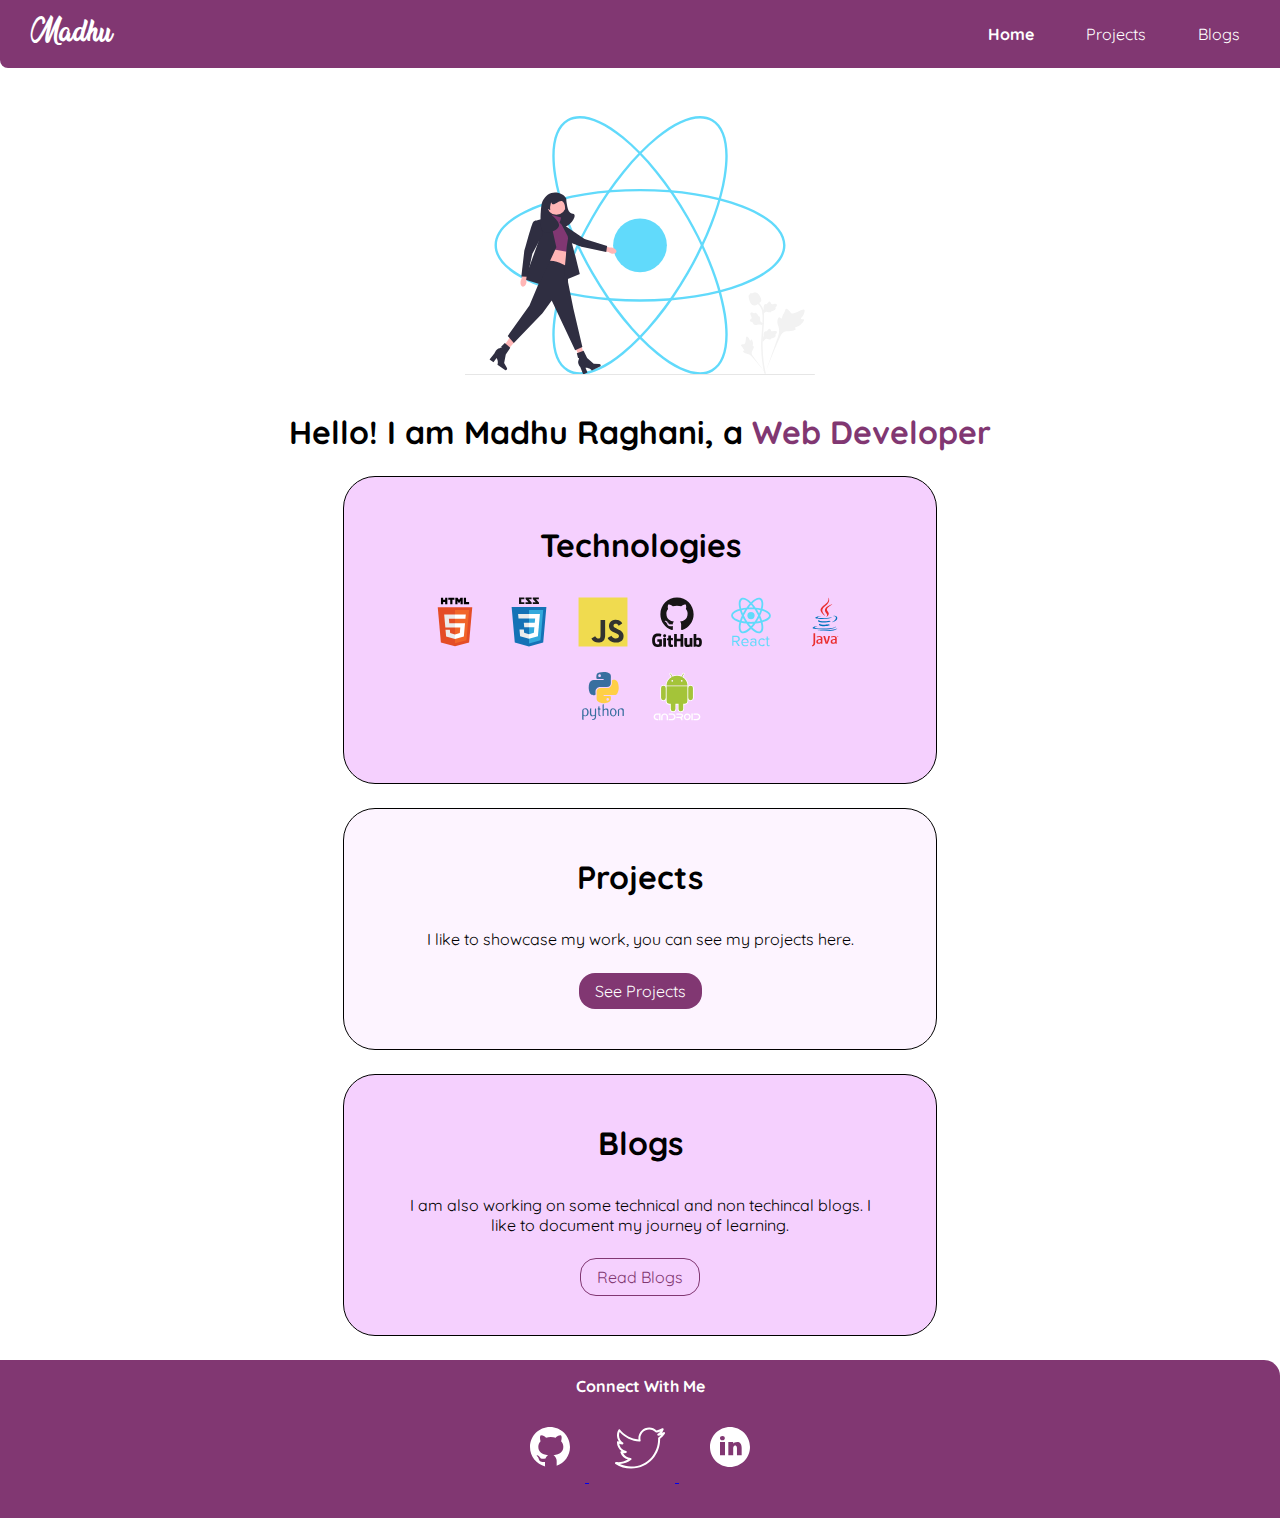
<file: index.html>
<!DOCTYPE html>
<html lang="en">
  <head>
    <meta charset="UTF-8" />
    <meta http-equiv="X-UA-Compatible" content="IE=edge" />
    <meta name="viewport" content="width=device-width, initial-scale=1.0" />
    <title>Madhu | Home</title>
    <link rel="stylesheet" href="/styles.css" />
  </head>
  <body>
    <nav class="navigation container">
      <div class="nav-brand">
        <a class="link" href="/index.html">Madhu</a>
      </div>
      <ul class="list-non-bullet nav-pills">
        <li class="list-item-inline">
          <a class="link link-active" href="/">Home</a>
        </li>
        <li class="list-item-inline">
          <a class="link" href="/projects.html">Projects</a>
        </li>
        <li class="list-item-inline">
          <a class="link" href="/blogs.html">Blogs</a>
        </li>
      </ul>
    </nav>

    <header>
      <img class="hero-img padding" src="/images/hero.svg" alt="hero-image" />
      <h1 class="hero-heading">
        Hello! I am Madhu Raghani, a
        <span style="color: var(--primary-color)">Web Developer</span>
      </h1>
    </header>

    <section class="section section-alt">
      <div class="container container-center">
        <h1>Technologies</h1>
        <img
          class="icons"
          style="color: var(--white-color)"
          src="/images/html5.svg"
          alt="html5-image"
        />
        <img
          class="icons"
          style="color: var(--white-color)"
          src="/images/css3.svg"
          alt="css3-image"
        />
        <img
          class="icons"
          style="color: var(--white-color)"
          src="/images/javascript.svg"
          alt="javascript-image"
        />
        <img
          class="icons"
          style="color: var(--white-color)"
          src="/images/github-technology.svg"
          alt="github-image"
        />
        <!-- <img class="icons" style="color: var(--white-color);" src="/images/nodejs.svg" alt="nodejs-image"> -->
        <img
          class="icons"
          style="color: var(--white-color)"
          src="/images/reactjs.svg"
          alt="reactjs-image"
        />
        <img
          class="icons"
          style="color: var(--white-color)"
          src="/images/java.svg"
          alt="java-image"
        />
        <img
          class="icons"
          style="color: var(--white-color)"
          src="/images/python.svg"
          alt="python-image"
        />
        <img
          class="icons"
          style="color: var(--white-color)"
          src="/images/android.svg"
          alt="android-image"
        />
      </div>
    </section>

    <section class="section section-alt-2">
      <div class="container container-center">
        <h1>Projects</h1>
        <p>I like to showcase my work, you can see my projects here.</p>
        <a class="link link-primary" href="/projects.html">See Projects</a>
      </div>
    </section>

    <section class="section section-alt">
      <div class="container container-center">
        <h1>Blogs</h1>
        <p>
          I am also working on some technical and non techincal blogs. I like to
          document my journey of learning.
        </p>
        <a class="link link-secondary" href="/blogs.html">Read Blogs</a>
      </div>
    </section>

    <footer class="footer">
      <div class="footer-header">Connect With Me</div>
      <ul class="list-non-bullet">
        <li class="list-item-inline">
          <a target="_blank" href="https://github.com/MadhuRaghani">
            <img class="icons" src="/images/github.svg" alt="github-image" />
          </a>
        </li>
        <li class="list-item-inline">
          <a target="_blank" href="https://twitter.com/MadhuRaghani">
            <img class="icons" src="/images/twitter.svg" alt="twitter-image" />
          </a>
        </li>
        <li class="list-item-inline">
          <a target="_blank" href="https://www.linkedin.com/in/madhuraghani/">
            <img
              class="icons"
              src="/images/linkedin.svg"
              alt="linkedin-image"
            />
          </a>
        </li>
      </ul>
    </footer>
  </body>
</html>
</file>
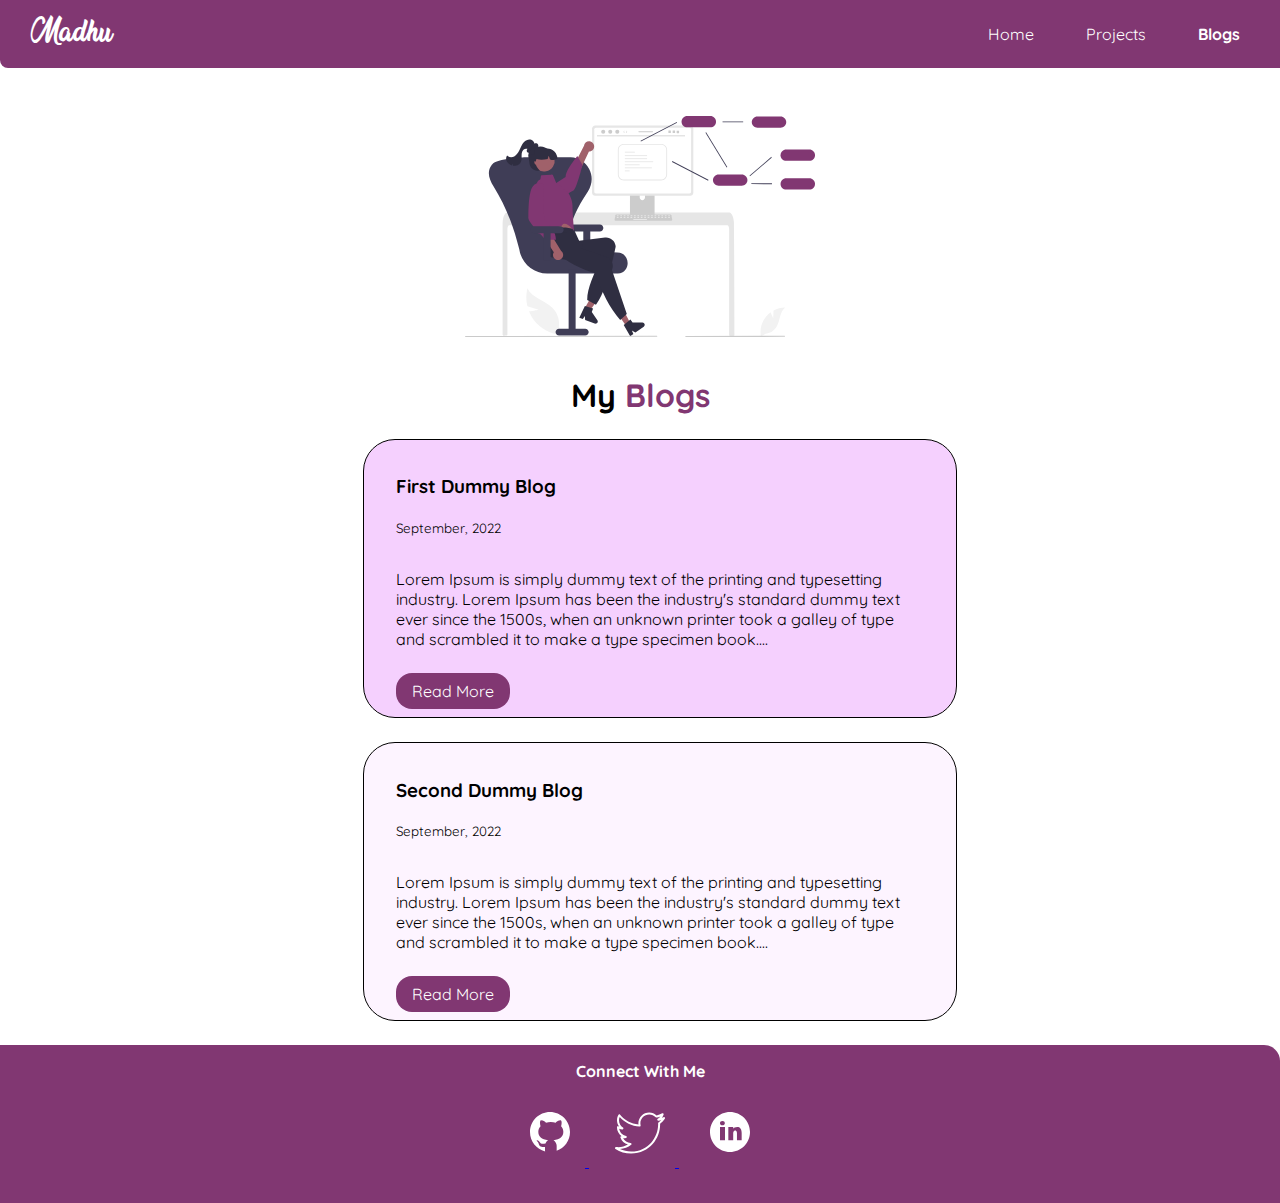
<file: blogs.html>
<!DOCTYPE html>
<html lang="en">
  <head>
    <meta charset="UTF-8" />
    <meta http-equiv="X-UA-Compatible" content="IE=edge" />
    <meta name="viewport" content="width=device-width, initial-scale=1.0" />
    <title>Madhu | Blogs</title>
    <link rel="stylesheet" href="/styles.css" />
  </head>
  <body>
    <nav class="navigation container">
      <div class="nav-brand">
        <a class="link" href="/index.html">Madhu</a>
      </div>
      <ul class="list-non-bullet nav-pills">
        <li class="list-item-inline">
          <a class="link" href="/index.html">Home</a>
        </li>
        <li class="list-item-inline">
          <a class="link" href="/projects.html">Projects</a>
        </li>
        <li class="list-item-inline">
          <a class="link link-active" href="/">Blogs</a>
        </li>
      </ul>
    </nav>

    <header>
      <img
        class="hero-img padding"
        src="/images/blogs.svg"
        alt="my-blogs-img"
      />
      <h1 class="hero-heading">
        My <span style="color: var(--primary-color)">Blogs</span>
      </h1>
    </header>

    <ol class="list-non-bullet">
      <li>
        <section class="section section-alt">
          <article class="container">
            <h3>First Dummy Blog</h3>
            <small>September, 2022</small>
            <p>
              Lorem Ipsum is simply dummy text of the printing and typesetting
              industry. Lorem Ipsum has been the industry's standard dummy text
              ever since the 1500s, when an unknown printer took a galley of
              type and scrambled it to make a type specimen book....
            </p>
            <a class="link link-primary" href="/dummy-blog.html">Read More</a>
          </article>
        </section>
      </li>
      <li>
        <section class="section section-alt-2">
          <article class="container">
            <h3>Second Dummy Blog</h3>
            <small>September, 2022</small>
            <p>
              Lorem Ipsum is simply dummy text of the printing and typesetting
              industry. Lorem Ipsum has been the industry's standard dummy text
              ever since the 1500s, when an unknown printer took a galley of
              type and scrambled it to make a type specimen book....
            </p>
            <a class="link link-primary" href="/dummy-blog.html">Read More</a>
          </article>
        </section>
      </li>
    </ol>

    <footer class="footer">
      <div class="footer-header">Connect With Me</div>
      <ul class="list-non-bullet">
        <li class="list-item-inline">
          <a target="_blank" href="https://github.com/MadhuRaghani">
            <img class="icons" src="/images/github.svg" alt="github-image" />
          </a>
        </li>
        <li class="list-item-inline">
          <a target="_blank" href="https://twitter.com/MadhuRaghani">
            <img class="icons" src="/images/twitter.svg" alt="twitter-image" />
          </a>
        </li>
        <li class="list-item-inline">
          <a target="_blank" href="https://www.linkedin.com/in/madhuraghani/">
            <img
              class="icons"
              src="/images/linkedin.svg"
              alt="linkedin-image"
            />
          </a>
        </li>
      </ul>
    </footer>
  </body>
</html>
</file>
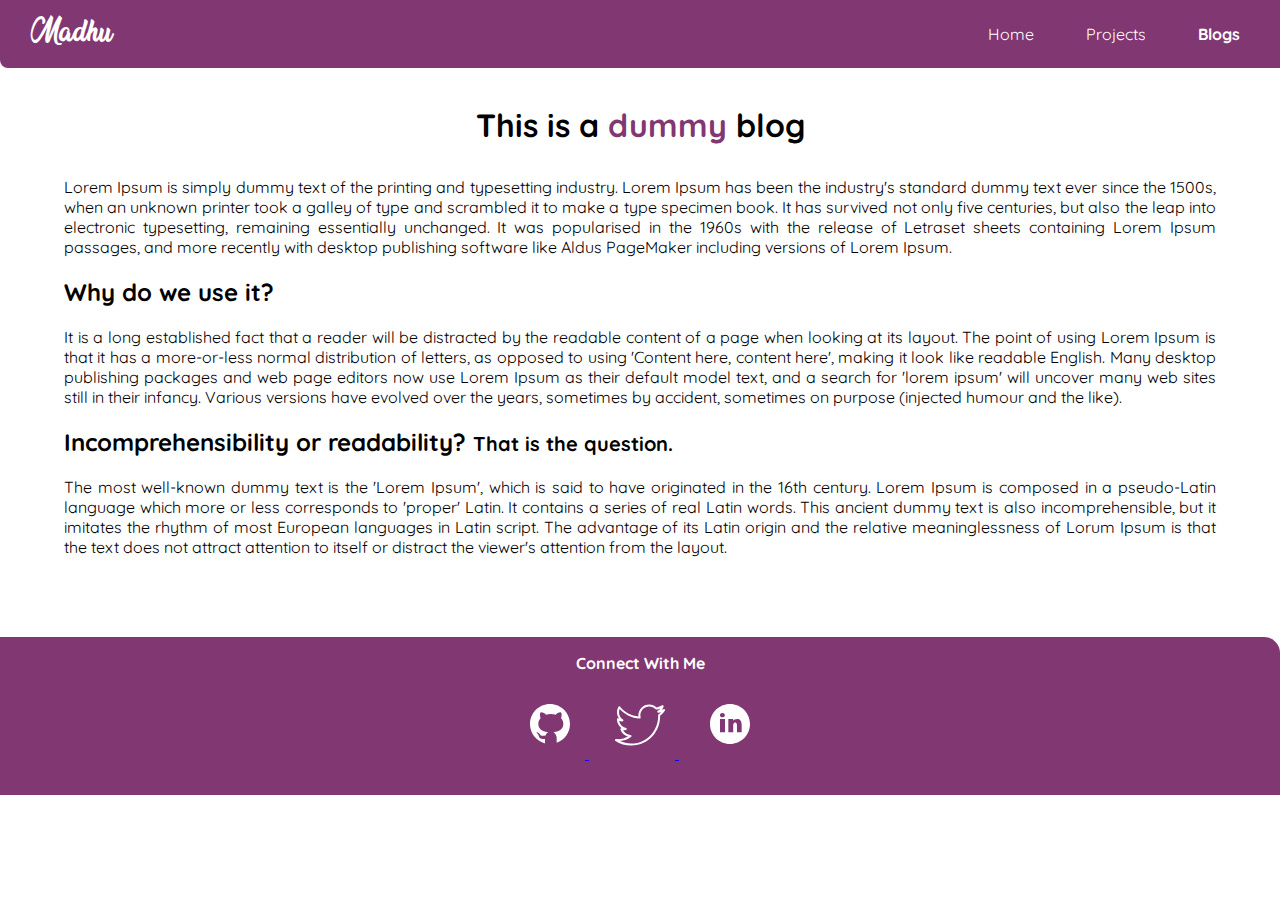
<file: dummy-blog.html>
<!DOCTYPE html>
<html lang="en">
  <head>
    <meta charset="UTF-8" />
    <meta http-equiv="X-UA-Compatible" content="IE=edge" />
    <meta name="viewport" content="width=device-width, initial-scale=1.0" />
    <title>Madhu | Blog</title>
    <link rel="stylesheet" href="/styles.css" />
  </head>
  <body>
    <nav class="navigation container">
      <div class="nav-brand">
        <a class="link" href="/index.html">Madhu</a>
      </div>
      <ul class="list-non-bullet nav-pills">
        <li class="list-item-inline">
          <a class="link" href="/index.html">Home</a>
        </li>
        <li class="list-item-inline">
          <a class="link" href="/projects.html">Projects</a>
        </li>
        <li class="list-item-inline">
          <a class="link link-active" href="/blogs.html">Blogs</a>
        </li>
      </ul>
    </nav>

    <header>
      <h1 class="hero-heading">
        This is a <span style="color: var(--primary-color)">dummy</span> blog
      </h1>
    </header>

    <article class="container-center dummy-blog">
      <p>
        Lorem Ipsum is simply dummy text of the printing and typesetting
        industry. Lorem Ipsum has been the industry's standard dummy text ever
        since the 1500s, when an unknown printer took a galley of type and
        scrambled it to make a type specimen book. It has survived not only five
        centuries, but also the leap into electronic typesetting, remaining
        essentially unchanged. It was popularised in the 1960s with the release
        of Letraset sheets containing Lorem Ipsum passages, and more recently
        with desktop publishing software like Aldus PageMaker including versions
        of Lorem Ipsum.
      </p>

      <h2>Why do we use it?</h2>
      <p>
        It is a long established fact that a reader will be distracted by the
        readable content of a page when looking at its layout. The point of
        using Lorem Ipsum is that it has a more-or-less normal distribution of
        letters, as opposed to using 'Content here, content here', making it
        look like readable English. Many desktop publishing packages and web
        page editors now use Lorem Ipsum as their default model text, and a
        search for 'lorem ipsum' will uncover many web sites still in their
        infancy. Various versions have evolved over the years, sometimes by
        accident, sometimes on purpose (injected humour and the like).
      </p>

      <h2>
        Incomprehensibility or readability? <small>That is the question.</small>
      </h2>
      <p>
        The most well-known dummy text is the 'Lorem Ipsum', which is said to
        have originated in the 16th century. Lorem Ipsum is composed in a
        pseudo-Latin language which more or less corresponds to 'proper' Latin.
        It contains a series of real Latin words. This ancient dummy text is
        also incomprehensible, but it imitates the rhythm of most European
        languages in Latin script. The advantage of its Latin origin and the
        relative meaninglessness of Lorum Ipsum is that the text does not
        attract attention to itself or distract the viewer's attention from the
        layout.
      </p>
    </article>

    <footer class="footer">
      <div class="footer-header">Connect With Me</div>
      <ul class="list-non-bullet">
        <li class="list-item-inline">
          <a target="_blank" href="https://github.com/MadhuRaghani">
            <img class="icons" src="/images/github.svg" alt="github-image" />
          </a>
        </li>
        <li class="list-item-inline">
          <a target="_blank" href="https://twitter.com/MadhuRaghani">
            <img class="icons" src="/images/twitter.svg" alt="twitter-image" />
          </a>
        </li>
        <li class="list-item-inline">
          <a target="_blank" href="https://www.linkedin.com/in/madhuraghani/">
            <img
              class="icons"
              src="/images/linkedin.svg"
              alt="linkedin-image"
            />
          </a>
        </li>
      </ul>
    </footer>
  </body>
</html>
</file>
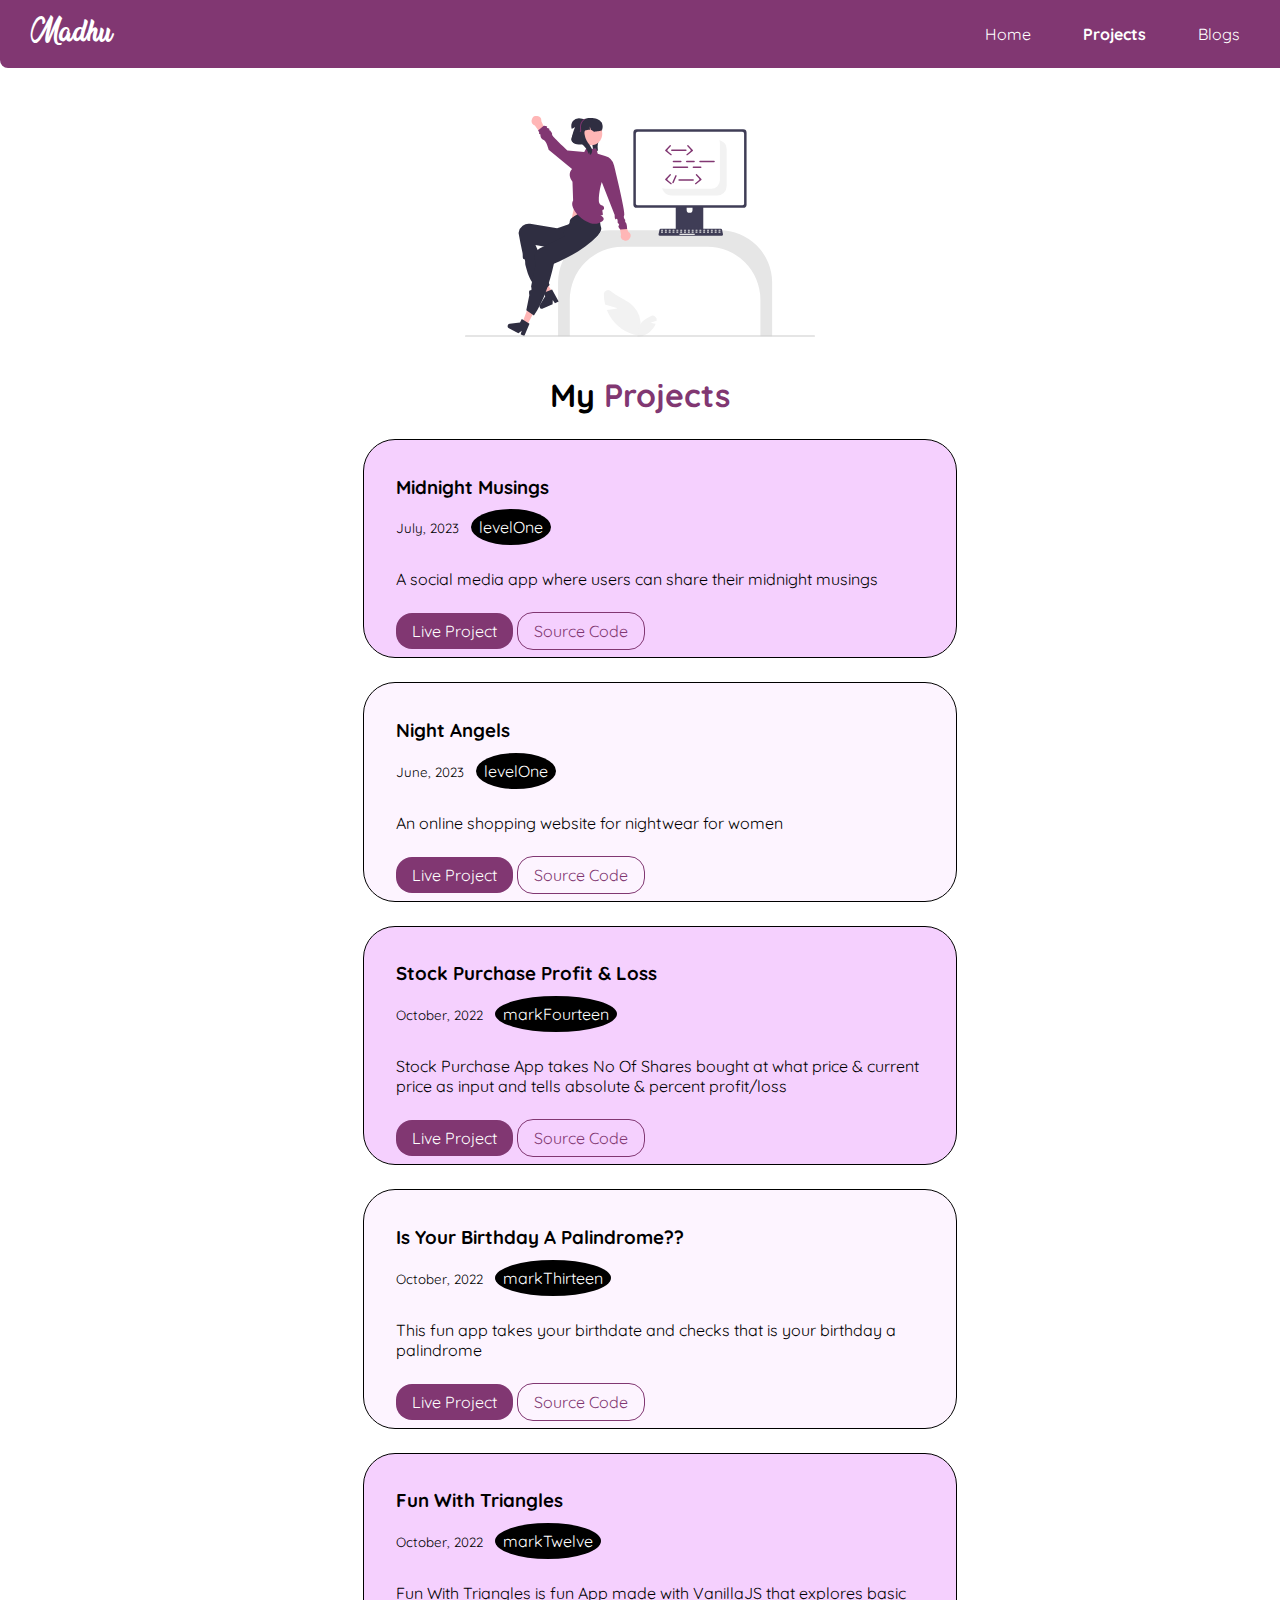
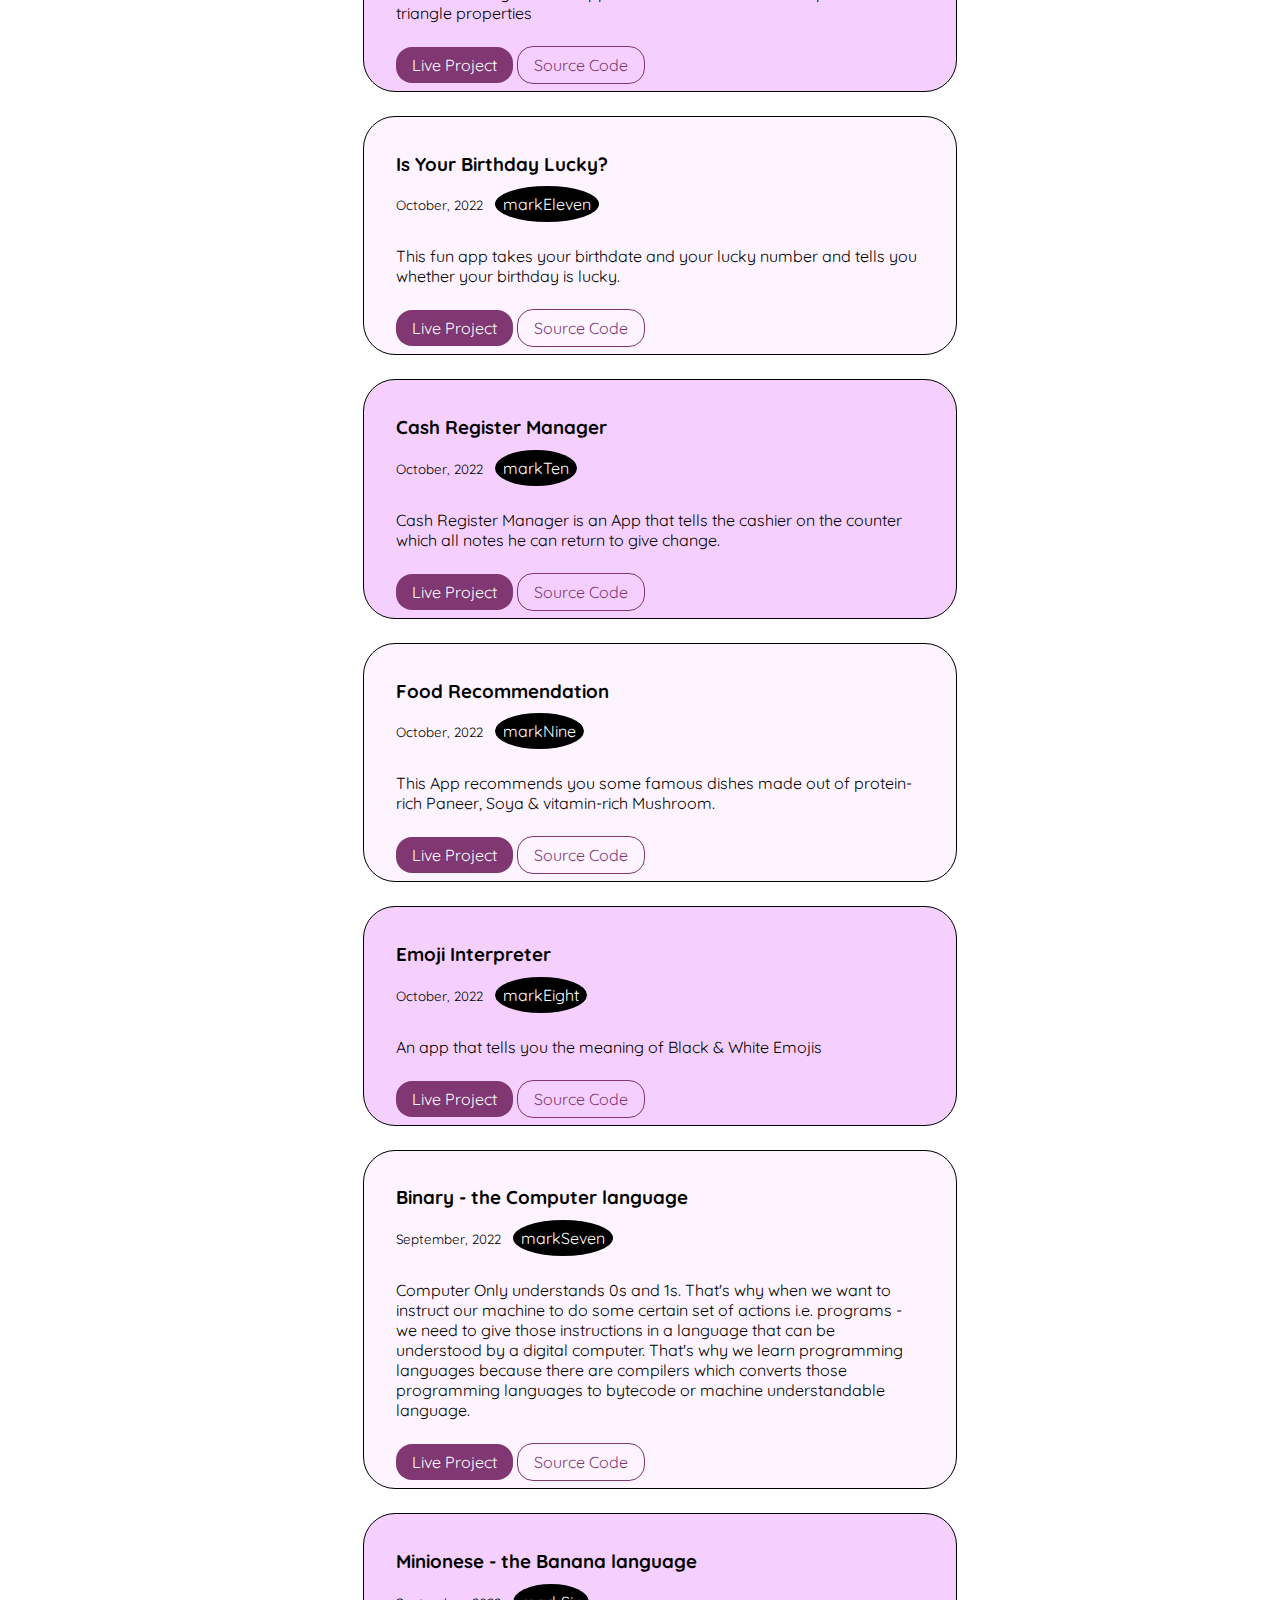
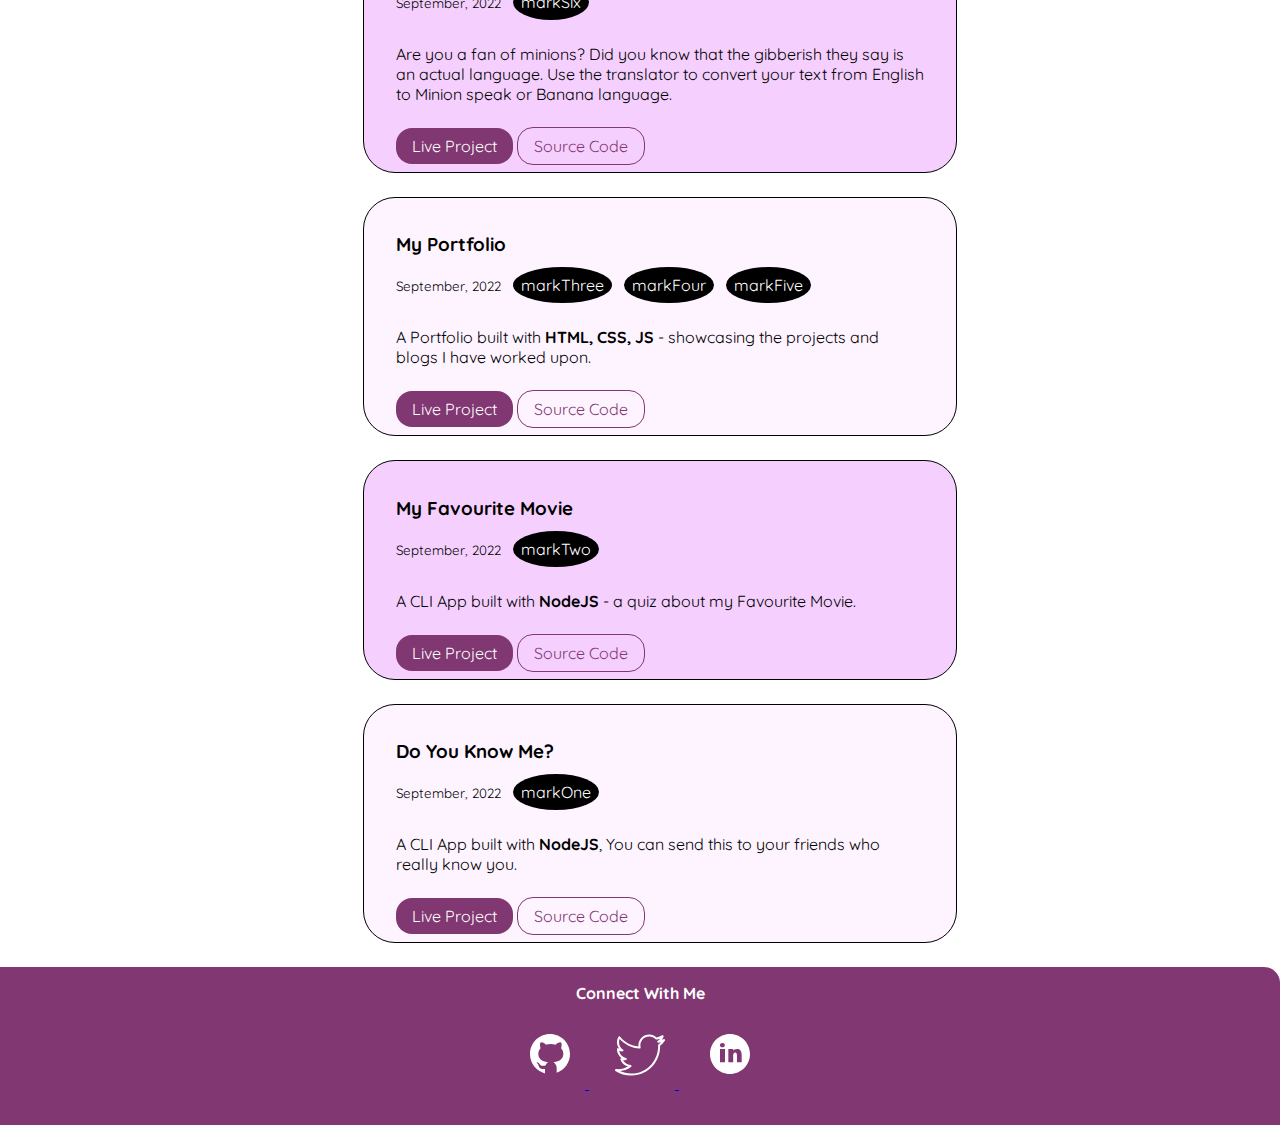
<file: projects.html>
<!DOCTYPE html>
<html lang="en">
  <head>
    <meta charset="UTF-8" />
    <meta http-equiv="X-UA-Compatible" content="IE=edge" />
    <meta name="viewport" content="width=device-width, initial-scale=1.0" />
    <title>Madhu | Projects</title>
    <link rel="stylesheet" href="/styles.css" />
  </head>
  <body>
    <nav class="navigation container">
      <div class="nav-brand">
        <a class="link" href="/index.html">Madhu</a>
      </div>
      <ul class="list-non-bullet nav-pills">
        <li class="list-item-inline">
          <a class="link" href="/index.html">Home</a>
        </li>
        <li class="list-item-inline">
          <a class="link link-active" href="/">Projects</a>
        </li>
        <li class="list-item-inline">
          <a class="link" href="/blogs.html">Blogs</a>
        </li>
      </ul>
    </nav>

    <header>
      <img
        class="hero-img padding"
        src="/images/projects-coder.svg"
        alt="my-projects-img"
      />
      <h1 class="hero-heading">
        My <span style="color: var(--primary-color)">Projects</span>
      </h1>
    </header>

    <ol class="list-non-bullet">
      <li>
        <section class="section section-alt">
          <article class="container">
            <h3 class="levelOne">Midnight Musings</h3>
            <small>July, 2023</small>
            <label class="labels" for="levelOne">levelOne</label>
            <p>
              A social media app where users can share their midnight musings
            </p>
            <a
              target="_blank"
              class="link link-primary"
              href="https://madhuraghani-midnight-musings.netlify.app/"
              >Live Project</a
            >
            <a
              target="_blank"
              class="link link-secondary"
              href="https://github.com/MadhuRaghani/midnight-musings"
              >Source Code</a
            >
          </article>
        </section>
      </li>
      <li>
        <section class="section section-alt-2">
          <article class="container">
            <h3 class="levelOne">Night Angels</h3>
            <small>June, 2023</small>
            <label class="labels" for="levelOne">levelOne</label>
            <p>An online shopping website for nightwear for women</p>
            <a
              target="_blank"
              class="link link-primary"
              href="https://madhuraghani-nightangels-ecommerce.netlify.app/"
              >Live Project</a
            >
            <a
              target="_blank"
              class="link link-secondary"
              href="https://github.com/MadhuRaghani/night-angels"
              >Source Code</a
            >
          </article>
        </section>
      </li>
      <li>
        <section class="section section-alt">
          <article class="container">
            <h3 id="markFourteen">Stock Purchase Profit & Loss</h3>
            <small>October, 2022</small>
            <label class="labels" for="markFourteen">markFourteen</label>
            <p>
              Stock Purchase App takes No Of Shares bought at what price &
              current price as input and tells absolute & percent profit/loss
            </p>
            <a
              target="_blank"
              class="link link-primary"
              href="https://madhuraghani-stockpurchaseprofitloss.netlify.app/"
              >Live Project</a
            >
            <a
              target="_blank"
              class="link link-secondary"
              href="https://github.com/MadhuRaghani/markFourteen-stock-purchase-profit-loss"
              >Source Code</a
            >
          </article>
        </section>
      </li>
      <li>
        <section class="section section-alt-2">
          <article class="container">
            <h3 id="markThirteen">Is Your Birthday A Palindrome??</h3>
            <small>October, 2022</small>
            <label class="labels" for="markThirteen">markThirteen</label>
            <p>
              This fun app takes your birthdate and checks that is your birthday
              a palindrome
            </p>
            <a
              target="_blank"
              class="link link-primary"
              href="https://madhuraghani-birthdaypalindrome.netlify.app/"
              >Live Project</a
            >
            <a
              target="_blank"
              class="link link-secondary"
              href="https://github.com/MadhuRaghani/markThirteen-birthday-palindrome"
              >Source Code</a
            >
          </article>
        </section>
      </li>
      <li>
        <section class="section section-alt">
          <article class="container">
            <h3 id="markTwelve">Fun With Triangles</h3>
            <small>October, 2022</small>
            <label class="labels" for="markTwelve">markTwelve</label>
            <p>
              Fun With Triangles is fun App made with VanillaJS that explores
              basic triangle properties
            </p>
            <a
              target="_blank"
              class="link link-primary"
              href="https://madhuraghani-funwithtriangles.netlify.app/"
              >Live Project</a
            >
            <a
              target="_blank"
              class="link link-secondary"
              href="https://github.com/MadhuRaghani/markTwelve-fun-with-triangles"
              >Source Code</a
            >
          </article>
        </section>
      </li>
      <li>
        <section class="section section-alt-2">
          <article class="container">
            <h3 id="markEleven">Is Your Birthday Lucky?</h3>
            <small>October, 2022</small>
            <label class="labels" for="markEleven">markEleven</label>
            <p>
              This fun app takes your birthdate and your lucky number and tells
              you whether your birthday is lucky.
            </p>
            <a
              target="_blank"
              class="link link-primary"
              href="https://madhuraghani-isyourbirthdaylucky.netlify.app/"
              >Live Project</a
            >
            <a
              target="_blank"
              class="link link-secondary"
              href="https://github.com/MadhuRaghani/markEleven-is-your-birthday-lucky"
              >Source Code</a
            >
          </article>
        </section>
      </li>
      <li>
        <section class="section section-alt">
          <article class="container">
            <h3 id="markTen">Cash Register Manager</h3>
            <small>October, 2022</small>
            <label class="labels" for="markTen">markTen</label>
            <p>
              Cash Register Manager is an App that tells the cashier on the
              counter which all notes he can return to give change.
            </p>
            <a
              target="_blank"
              class="link link-primary"
              href="https://madhuraghani-cashregistermanager.netlify.app/"
              >Live Project</a
            >
            <a
              target="_blank"
              class="link link-secondary"
              href="https://github.com/MadhuRaghani/markTen-cash-register-app"
              >Source Code</a
            >
          </article>
        </section>
      </li>
      <li>
        <section class="section section-alt-2">
          <article class="container">
            <h3 id="markNine">Food Recommendation</h3>
            <small>October, 2022</small>
            <label class="labels" for="markNine">markNine</label>
            <p>
              This App recommends you some famous dishes made out of
              protein-rich Paneer, Soya & vitamin-rich Mushroom.
            </p>
            <a
              target="_blank"
              class="link link-primary"
              href="https://tslboq.csb.app/"
              >Live Project</a
            >
            <a
              target="_blank"
              class="link link-secondary"
              href="https://github.com/MadhuRaghani/markNine-recommendation"
              >Source Code</a
            >
          </article>
        </section>
      </li>
      <li>
        <section class="section section-alt">
          <article class="container">
            <h3 id="markEight">Emoji Interpreter</h3>
            <small>October, 2022</small>
            <label class="labels" for="markEight">markEight</label>
            <p>An app that tells you the meaning of Black & White Emojis</p>
            <a
              target="_blank"
              class="link link-primary"
              href="https://xz00ik.csb.app/"
              >Live Project</a
            >
            <a
              target="_blank"
              class="link link-secondary"
              href="https://github.com/MadhuRaghani/markEight-emoji-interpreter-app"
              >Source Code</a
            >
          </article>
        </section>
      </li>
      <li>
        <section class="section section-alt-2">
          <article class="container">
            <h3 id="markSeven">Binary - the Computer language</h3>
            <small>September, 2022</small>
            <label class="labels" for="markSeven">markSeven</label>
            <p>
              Computer Only understands 0s and 1s. That's why when we want to
              instruct our machine to do some certain set of actions i.e.
              programs - we need to give those instructions in a language that
              can be understood by a digital computer. That's why we learn
              programming languages because there are compilers which converts
              those programming languages to bytecode or machine understandable
              language.
            </p>
            <a
              target="_blank"
              class="link link-primary"
              href="https://madhuraghani-binarytranslator.netlify.app/"
              >Live Project</a
            >
            <a
              target="_blank"
              class="link link-secondary"
              href="https://github.com/MadhuRaghani/markSeven-binary-translator-app"
              >Source Code</a
            >
          </article>
        </section>
      </li>
      <li>
        <section class="section section-alt">
          <article class="container">
            <h3 id="markSix">Minionese - the Banana language</h3>
            <small>September, 2022</small>
            <label class="labels" for="markSix">markSix</label>
            <p>
              Are you a fan of minions? Did you know that the gibberish they say
              is an actual language. Use the translator to convert your text
              from English to Minion speak or Banana language.
            </p>
            <a
              target="_blank"
              class="link link-primary"
              href="https://madhuraghani-minionstranslator.netlify.app/"
              >Live Project</a
            >
            <a
              target="_blank"
              class="link link-secondary"
              href="https://github.com/MadhuRaghani/markSix-minions-speak-App"
              >Source Code</a
            >
          </article>
        </section>
      </li>
      <li>
        <section class="section section-alt-2">
          <article class="container">
            <h3 id="markThreeFourFive">My Portfolio</h3>
            <small>September, 2022</small>
            <label class="labels" for="markThreeFourFive">markThree</label>
            <label class="labels" for="markThreeFourFive">markFour</label>
            <label class="labels" for="markThreeFourFive">markFive</label>
            <p>
              A Portfolio built with <strong>HTML, CSS, JS</strong> - showcasing
              the projects and blogs I have worked upon.
            </p>
            <a
              class="link link-primary"
              href="https://madhuraghani.netlify.app/"
              >Live Project</a
            >
            <a
              target="_blank"
              class="link link-secondary"
              href="https://github.com/MadhuRaghani/portfolio-madhu"
              >Source Code</a
            >
          </article>
        </section>
      </li>
      <li>
        <section class="section section-alt">
          <article class="container">
            <h3 id="markTwo">My Favourite Movie</h3>
            <small>September, 2022</small>
            <label class="labels" for="markTwo">markTwo</label>
            <p>
              A CLI App built with <strong>NodeJS</strong> - a quiz about my
              Favourite Movie.
            </p>
            <a
              target="_blank"
              class="link link-primary"
              href="https://replit.com/@Madhu29/markTwo"
              >Live Project</a
            >
            <a
              target="_blank"
              class="link link-secondary"
              href="https://github.com/MadhuRaghani/markTwo"
              >Source Code</a
            >
          </article>
        </section>
      </li>
      <li>
        <section class="section section-alt-2">
          <article class="container">
            <h3 id="markOne">Do You Know Me?</h3>
            <small>September, 2022</small>
            <label class="labels" for="markOne">markOne</label>
            <p>
              A CLI App built with <strong>NodeJS</strong>, You can send this to
              your friends who really know you.
            </p>
            <a
              target="_blank"
              class="link link-primary"
              href="https://replit.com/@Madhu29/markOne"
              >Live Project</a
            >
            <a
              target="_blank"
              class="link link-secondary"
              href="https://github.com/MadhuRaghani/markOne"
              >Source Code</a
            >
          </article>
        </section>
      </li>
    </ol>

    <footer class="footer">
      <div class="footer-header">Connect With Me</div>
      <ul class="list-non-bullet">
        <li class="list-item-inline">
          <a target="_blank" href="https://github.com/MadhuRaghani">
            <img class="icons" src="/images/github.svg" alt="github-image" />
          </a>
        </li>
        <li class="list-item-inline">
          <a target="_blank" href="https://twitter.com/MadhuRaghani">
            <img class="icons" src="/images/twitter.svg" alt="twitter-image" />
          </a>
        </li>
        <li class="list-item-inline">
          <a target="_blank" href="https://www.linkedin.com/in/madhuraghani/">
            <img
              class="icons"
              src="/images/linkedin.svg"
              alt="linkedin-image"
            />
          </a>
        </li>
      </ul>
    </footer>
  </body>
</html>
</file>
<file: styles.css>
@import url('https://fonts.googleapis.com/css2?family=Quicksand:wght@400;700&display=swap');

@font-face {
    font-family: cursiveFont;
    src: url(/fonts/cursive.ttf);
}

:root{
    --primary-color:#813772;
    --secondary-color: #f5d0fe;
    --ternary-color:  #fdf4ff;
    --white-color: #fff;
    --black-color: #000;
}

body {
    font-family: 'Quicksand', sans-serif;
    margin: 0px auto;
}



hr{
    margin: 2rem 2rem;
    background-color: var(--primary-color);
    height: 1px;
}

.padding{
    padding-top: 3rem;
}

.margin-md{
    margin: 1rem;
}

/* container */
.container{
    padding: 0rem 1rem;
}

.container-center{
    text-align: center;
    margin: 2rem;
}

/* links */
.link{
    box-sizing: border-box;
    text-decoration: none;
    padding: 0.5rem 1rem;
    margin: 2rem auto;
}

.link-primary{
    max-width: 140px;
    background-color: var(--primary-color);
    color: var(--white-color);
    border-radius: 1rem;    
}

.link-secondary{
    max-width: 140px;
    color: var(--primary-color);
    border: 1px solid var(--primary-color);
    border-radius: 1rem;
}

/* lists */

.list-non-bullet{
    list-style: none;
}

.list-item-inline{
    display: inline;
    padding: 0rem 0.5rem;
}


/* navigation */

.navigation{
    background-color: var(--primary-color);
    color: var(--white-color);
    padding: 0.5rem 1rem;
    border-bottom-left-radius: 0.5rem;
}

.nav-brand{
    position: absolute;
    font-family: cursiveFont;
    font-size: x-large;
}

.navigation .link{
    color: var(--white-color);
}

.nav-pills{
    text-align: right;
}

.navigation .link-active{
    font-weight: bold;
}

.hero{
    padding: 2rem;
}

.hero-img{
    max-width: 350px;
    margin: auto;
    display: block;
}

.hero-heading{
    text-align: center;
    padding-top: 1rem;
    color: var(--gray-color);
}


.section{
    padding: 1rem;
    margin: 1.5rem auto;
    border-radius: 2rem;
    border: 1px solid var(--black-color);
    max-width: 35rem;
}

.section h1{
    text-align: center;
}

.section-alt{
    background-color: var(--secondary-color);
}

.section-alt-2{
    background-color: var(--ternary-color);

}

.section p{
    margin: 2rem auto;
}

article{
    display: block;
}


/* projects grid */
/* .grid-container {
    display: grid;
    grid-template-columns: auto auto;
    padding: 10px;
  }

  .grid-item {
    padding: 20px;
   }  */

.footer{
    background-color: var(--primary-color);
    padding: 1rem 0.5rem;
    text-align: center;
    color: var(--white-color);
    border-top-right-radius: 1rem;
}

.footer .footer-header{
    font-weight: bold;
}

.footer .link{
    color: var(--white-color);
}

.footer ul{
    padding-inline-start: 0px;
}

.icons{
    padding: 10px;
    width: 50px;
    text-align: center;
    text-decoration: none;
}

.labels{
    max-width: 140px;
    background-color: var(--black-color);
    color: var(--white-color);
    border-radius: 50%;    
    margin-left: 0.5rem;
    padding: 0.5rem;
}

.dummy-blog{
    text-align: justify;
    padding-inline: 2rem;
    padding-bottom: 2rem;
}

@media (max-width: 900px) {
    body {
        max-width: 95%;
        width: 100%;
    }
  
    .list-item-inline {
        display: inline;
        padding: 0rem;
    }
  
    .container-center {
        width: auto;
    }
  
    .link-primary {
        display: block;
    }
  }
</file>
